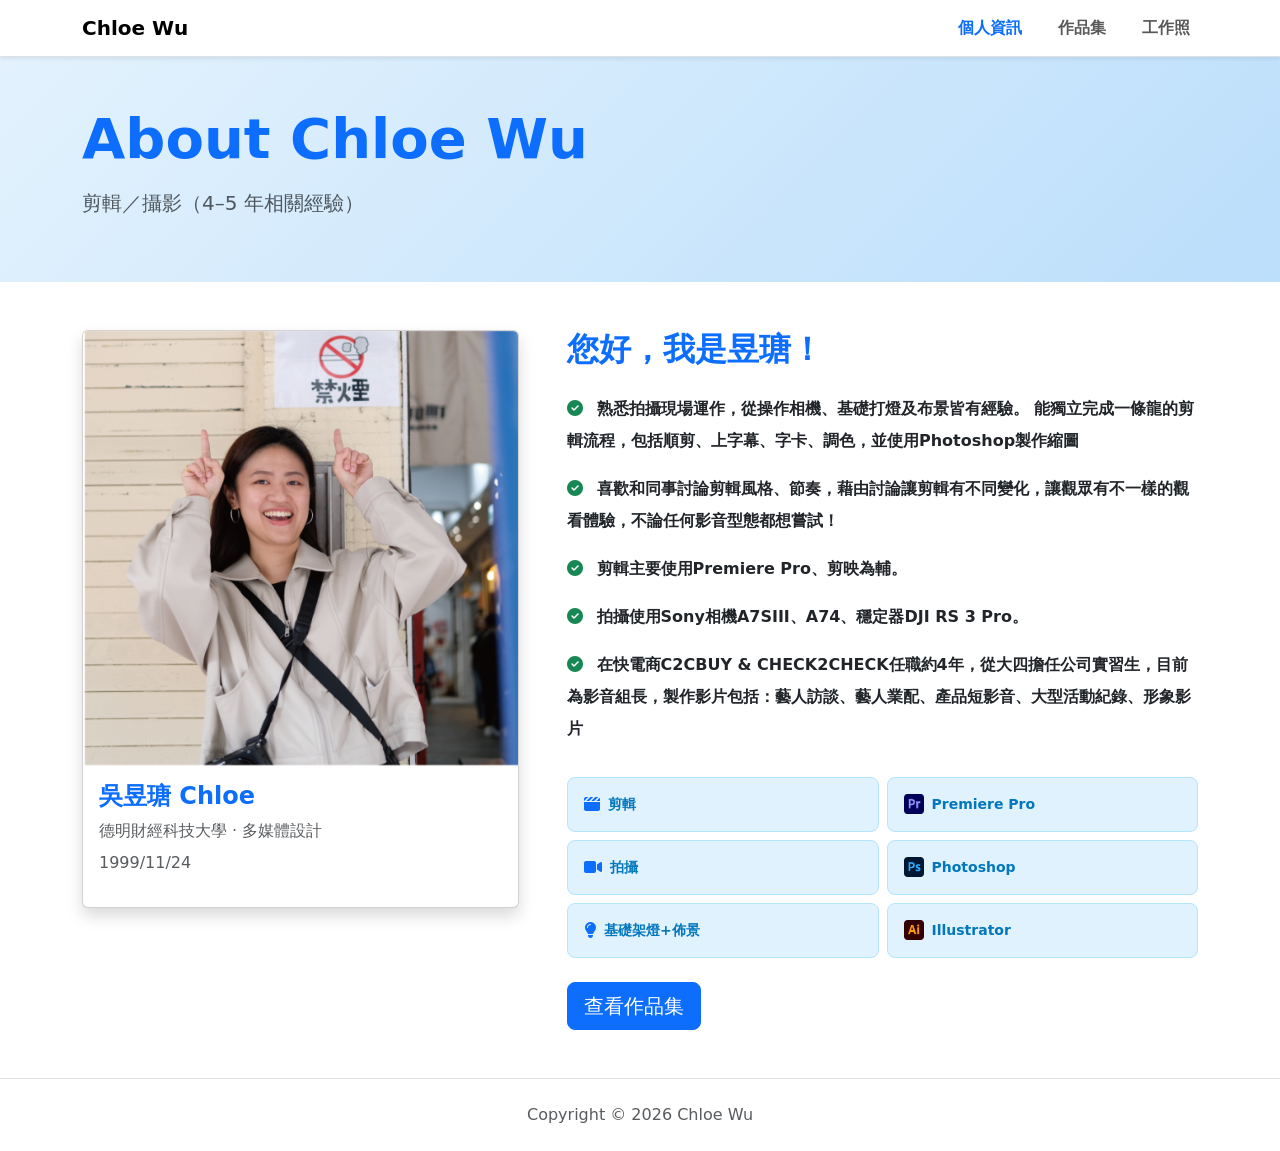
<file: index.html>
<!DOCTYPE html>
<html lang="zh-Hant-TW">
    <head>
        <meta charset="UTF-8" />
        <meta name="viewport" content="width=device-width, initial-scale=1" />
        <title>Chloe Wu | 個人資訊</title>
        <!-- Bootstrap CSS -->
        <link href="https://cdn.jsdelivr.net/npm/bootstrap@5.3.3/dist/css/bootstrap.min.css" rel="stylesheet" integrity="sha384-QWTKZyjpPEjISv5WaRU9OFeRpok6YctnYmDr5pNlyT2bRjXh0JMhjY6hW+ALEwIH" crossorigin="anonymous">
        <!-- Font Awesome Icons -->
        <link href="https://cdnjs.cloudflare.com/ajax/libs/font-awesome/6.5.2/css/all.min.css" rel="stylesheet" />
        <!-- 自定義樣式 -->
        <link rel="stylesheet" href="style.css">
        <style>
            .skill-badge {
                background-color: #e0f2fe;
                border: 1px solid #b3e5fc;
                color: #0277bd;
            }
            .profile-img {
                aspect-ratio: 1;
                object-fit: cover;
            }
            .hero-bg {
                background: linear-gradient(135deg, #e3f2fd 0%, #bbdefb 100%);
            }
        </style>
        <meta name="description" content="Chloe Wu 個人網站 - 個人介紹、作品集與工作照" />
    </head>
    <body class="text-dark">
        <nav class="navbar navbar-expand-lg navbar-light bg-white border-bottom sticky-top shadow-sm">
            <div class="container">
                <a class="navbar-brand fw-semibold" href="./index.html">Chloe Wu</a>
                <button
                    class="navbar-toggler"
                    type="button"
                    data-bs-toggle="collapse"
                    data-bs-target="#navbarSupportedContent"
                    aria-controls="navbarSupportedContent"
                    aria-expanded="false"
                    aria-label="Toggle navigation"
                >
                    <span class="navbar-toggler-icon"></span>
                </button>
                <div class="collapse navbar-collapse" id="navbarSupportedContent">
                    <ul class="navbar-nav ms-auto mb-2 mb-lg-0">
                        <li class="nav-item"><a class="nav-link active" href="./index.html">個人資訊</a></li>
                        <li class="nav-item"><a class="nav-link" href="./portfolio.html">作品集</a></li>
                        <li class="nav-item"><a class="nav-link" href="./photos.html">工作照</a></li>
                    </ul>
                </div>
            </div>
        </nav>

        <!-- 頁首區塊 -->
        <header class="hero-bg">
            <div class="container">
                <div class="py-5">
                    <h1 class="display-4 fw-bold text-primary mb-3">
                        About Chloe Wu
                    </h1>
                    <p class="lead text-muted" style="font-weight: 400;">
                        剪輯／攝影（4–5 年相關經驗）
                    </p>
                </div>
            </div>
        </header>

        <!-- 主要內容：個人資訊 -->
        <main class="container">
            <section class="py-5">
                <div class="row g-5">
                    <!-- 左側：照片 + 基本資料 -->
                    <aside class="col-lg-5">
                        <div class="card shadow">
                            <img
                                src="images/profile.png"
                                alt="Chloe 的照片"
                                class="card-img-top profile-img"
                            />
                            <div class="card-body">
                                <h2 class="h4 text-primary fw-bold">吳昱瑭 Chloe</h2>
                                <p class="text-muted mb-2">德明財經科技大學 · 多媒體設計</p>
                                <p class="text-muted">1999/11/24</p>
                            </div>
                        </div>
                    </aside>

                    <!-- 右側：自我介紹與專長 -->
                    <div class="col-lg-7">
                        <h3 class="h2 fw-bold text-primary mb-4">您好，我是昱瑭！</h3>

                        <ul class="list-unstyled fw-bold lh-lg">
                            <li class="mb-3">
                                <i class="fas fa-check-circle text-success me-2"></i>
                                熟悉拍攝現場運作，從操作相機、基礎打燈及布景皆有經驗。
                                能獨立完成一條龍的剪輯流程，包括順剪、上字幕、字卡、調色，並使用Photoshop製作縮圖
                            </li>
                            <li class="mb-3">
                                <i class="fas fa-check-circle text-success me-2"></i>
                                喜歡和同事討論剪輯風格、節奏，藉由討論讓剪輯有不同變化，讓觀眾有不一樣的觀看體驗，不論任何影音型態都想嘗試！
                            </li>
                            <li class="mb-3">
                                <i class="fas fa-check-circle text-success me-2"></i>
                                剪輯主要使用Premiere Pro、剪映為輔。
                            </li>
                            <li class="mb-3">
                                <i class="fas fa-check-circle text-success me-2"></i>
                                拍攝使用Sony相機A7SIII、A74、穩定器DJI RS 3 Pro。
                            </li>
                            <li class="mb-3">
                                <i class="fas fa-check-circle text-success me-2"></i>
                                在快電商C2CBUY & CHECK2CHECK任職約4年，從大四擔任公司實習生，目前為影音組長，製作影片包括：藝人訪談、藝人業配、產品短影音、大型活動紀錄、形象影片  
                            </li>
                        </ul>

                        <div class="row g-2 mt-4">
                            <div class="col-6 col-sm-6">
                                <div class="skill-badge rounded-3 p-3 d-flex align-items-center">
                                    <i class="fa-solid fa-clapperboard text-primary me-2"></i>
                                    <span class="small fw-bold">剪輯</span>
                                </div>
                            </div>
                            <div class="col-6 col-sm-6">
                                <div class="skill-badge rounded-3 p-3 d-flex align-items-center">
                                    <img src="images/PR.png" alt="Premiere Pro" class="me-2" style="width: 20px; height: 20px;" loading="lazy" />
                                    <span class="small fw-bold">Premiere Pro</span>
                                </div>
                            </div>
                            <div class="col-6 col-sm-6">
                                <div class="skill-badge rounded-3 p-3 d-flex align-items-center">
                                    <i class="fas fa-video text-primary me-2"></i>
                                    <span class="small fw-bold">拍攝</span>
                                </div>
                            </div>
                            <div class="col-6 col-sm-6">
                                <div class="skill-badge rounded-3 p-3 d-flex align-items-center">
                                    <img src="images/PS.png" alt="Photoshop" class="me-2" style="width: 20px; height: 20px;" loading="lazy" />
                                    <span class="small fw-bold">Photoshop</span>
                                </div>
                            </div>
                            <div class="col-6 col-sm-6">
                                <div class="skill-badge rounded-3 p-3 d-flex align-items-center">
                                    <i class="fa-solid fa-lightbulb text-primary me-2"></i>
                                    <span class="small fw-bold">基礎架燈+佈景</span>
                                </div>
                            </div>
                            <div class="col-6 col-sm-6">
                                <div class="skill-badge rounded-3 p-3 d-flex align-items-center">
                                    <img src="images/AI.png" alt="Illustrator" class="me-2" style="width: 20px; height: 20px;" loading="lazy" />
                                    <span class="small fw-bold">Illustrator</span>
                                </div>
                            </div>
                        </div>

                        <div class="mt-4">
                            <a href="./portfolio.html" class="btn btn-primary btn-lg">
                                查看作品集
                            </a>
                        </div>
                    </div>
                </div>
            </section>
        </main>

        <footer class="border-top py-4 text-center text-muted">
            Copyright © <span id="y"></span> Chloe Wu
        </footer>

        <!-- Scripts -->
        <script>
            // 動態年份
            const y = document.getElementById('y');
            if (y) y.textContent = new Date().getFullYear();
        </script>
        <script src="https://cdn.jsdelivr.net/npm/bootstrap@5.3.3/dist/js/bootstrap.bundle.min.js" integrity="sha384-YvpcrYf0tY3lHB60NNkmXc5s9fDVZLESaAA55NDzOxhy9GkcIdslK1eN7N6jIeHz" crossorigin="anonymous"></script>
    </body>
</html>
</file>
<file: style.css>
.navbar-nav {
    font-weight: 600;
}

@media (min-width: 769px) {
    .navbar-nav {
        gap: 20px;
    }
}

/* Nav active color override */
.navbar .navbar-nav .nav-link.active,
.navbar .navbar-nav .nav-link.show {
    color: var(--bs-primary, #0d6efd) !important;
}

/* Optional: keep hover/focus of active consistent */
.navbar .navbar-nav .nav-link.active:hover,
.navbar .navbar-nav .nav-link.active:focus {
    color: var(--bs-primary, #0d6efd) !important;
}
</file>
